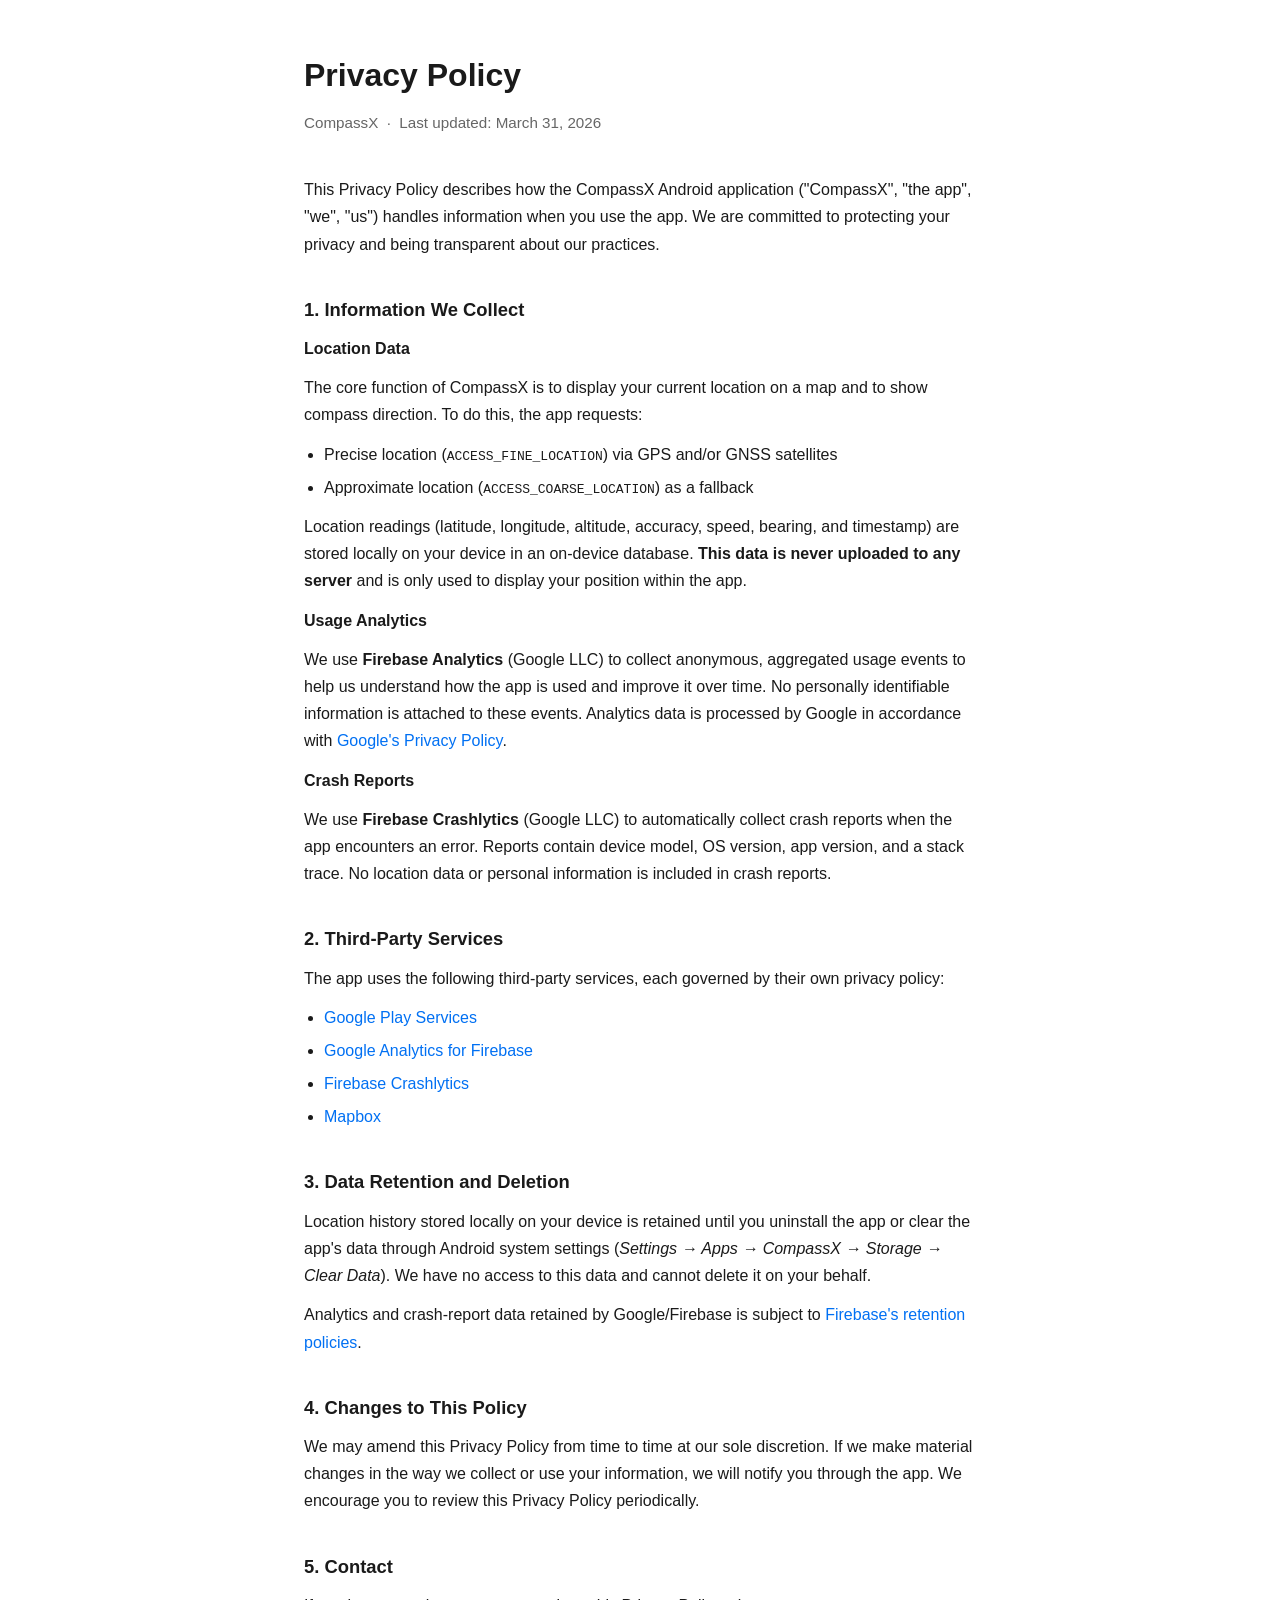
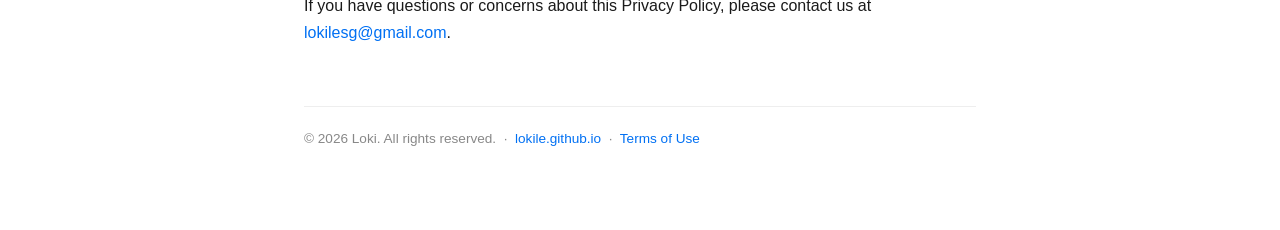
<file: app-policies/compass/index.html>
<!DOCTYPE html>
<html lang="en">
<head>
  <meta charset="UTF-8" />
  <meta name="viewport" content="width=device-width, initial-scale=1.0" />
  <title>Privacy Policy – CompassX</title>
  <style>
    *, *::before, *::after { box-sizing: border-box; margin: 0; padding: 0; }
    body {
      font-family: -apple-system, BlinkMacSystemFont, "Segoe UI", Roboto, Helvetica, Arial, sans-serif;
      line-height: 1.7;
      color: #1a1a1a;
      background: #fff;
      max-width: 720px;
      margin: 0 auto;
      padding: 48px 24px 80px;
    }
    h1 { font-size: 2rem; font-weight: 700; margin-bottom: 8px; }
    .subtitle { color: #666; font-size: 0.95rem; margin-bottom: 40px; }
    h2 { font-size: 1.15rem; font-weight: 600; margin: 36px 0 10px; }
    p { margin-bottom: 12px; }
    ul { margin: 8px 0 12px 20px; }
    li { margin-bottom: 6px; }
    a { color: #0070f3; text-decoration: none; }
    a:hover { text-decoration: underline; }
    .card {
      background: #f7f7f7;
      border-radius: 8px;
      padding: 16px 20px;
      margin: 12px 0;
    }
    .card p { margin: 0; }
    footer { margin-top: 60px; font-size: 0.85rem; color: #888; border-top: 1px solid #eee; padding-top: 20px; }
  </style>
</head>
<body>

  <h1>Privacy Policy</h1>
  <p class="subtitle">CompassX &nbsp;·&nbsp; Last updated: March 31, 2026</p>

  <p>
    This Privacy Policy describes how the CompassX Android application ("CompassX", "the app",
    "we", "us") handles information when you use the app. We are committed to protecting your
    privacy and being transparent about our practices.
  </p>

  <h2>1. Information We Collect</h2>

  <p><strong>Location Data</strong></p>
  <p>
    The core function of CompassX is to display your current location on a map and to show compass
    direction. To do this, the app requests:
  </p>
  <ul>
    <li>Precise location (<code>ACCESS_FINE_LOCATION</code>) via GPS and/or GNSS satellites</li>
    <li>Approximate location (<code>ACCESS_COARSE_LOCATION</code>) as a fallback</li>
  </ul>
  <p>
    Location readings (latitude, longitude, altitude, accuracy, speed, bearing, and timestamp)
    are stored locally on your device in an on-device database. <strong>This data is never uploaded
    to any server</strong> and is only used to display your position within the app.
  </p>

<p><strong>Usage Analytics</strong></p>
  <p>
    We use <strong>Firebase Analytics</strong> (Google LLC) to collect anonymous, aggregated usage
    events to help us understand how the app is used and improve it over time.
    No personally identifiable information is attached to these events. Analytics data is processed
    by Google in accordance with
    <a href="https://policies.google.com/privacy" target="_blank" rel="noopener">Google's Privacy Policy</a>.
  </p>

  <p><strong>Crash Reports</strong></p>
  <p>
    We use <strong>Firebase Crashlytics</strong> (Google LLC) to automatically collect crash reports
    when the app encounters an error. Reports contain device model, OS version, app version, and a
    stack trace. No location data or personal information is included in crash reports.
  </p>

<h2>2. Third-Party Services</h2>
  <p>The app uses the following third-party services, each governed by their own privacy policy:</p>
  <ul>
    <li><a href="https://policies.google.com/privacy" target="_blank" rel="noopener">Google Play Services</a></li>
    <li><a href="https://firebase.google.com/support/privacy" target="_blank" rel="noopener">Google Analytics for Firebase</a></li>
    <li><a href="https://firebase.google.com/support/privacy" target="_blank" rel="noopener">Firebase Crashlytics</a></li>
    <li><a href="https://www.mapbox.com/legal/privacy" target="_blank" rel="noopener">Mapbox</a></li>
  </ul>

  <h2>3. Data Retention and Deletion</h2>
  <p>
    Location history stored locally on your device is retained until you uninstall the app or clear
    the app's data through Android system settings (<em>Settings → Apps → CompassX → Storage →
    Clear Data</em>). We have no access to this data and cannot delete it on your behalf.
  </p>
  <p>
    Analytics and crash-report data retained by Google/Firebase is subject to
    <a href="https://firebase.google.com/support/privacy" target="_blank" rel="noopener">Firebase's retention policies</a>.
  </p>

  <h2>4. Changes to This Policy</h2>

  <p>
    We may amend this Privacy Policy from time to time at our sole discretion. If we make material
    changes in the way we collect or use your information, we will notify you through the app.
    We encourage you to review this Privacy Policy periodically.
  </p>

  <h2>5. Contact</h2>
  <p>
    If you have questions or concerns about this Privacy Policy, please contact us at
    <a href="mailto:lokilesg@gmail.com">lokilesg@gmail.com</a>.
  </p>

  <footer>
    &copy; 2026 Loki. All rights reserved.
    &nbsp;·&nbsp;
    <a href="../../">lokile.github.io</a>
    &nbsp;·&nbsp;
    <a href="./terms.html">Terms of Use</a>
  </footer>

</body>
</html>
</file>
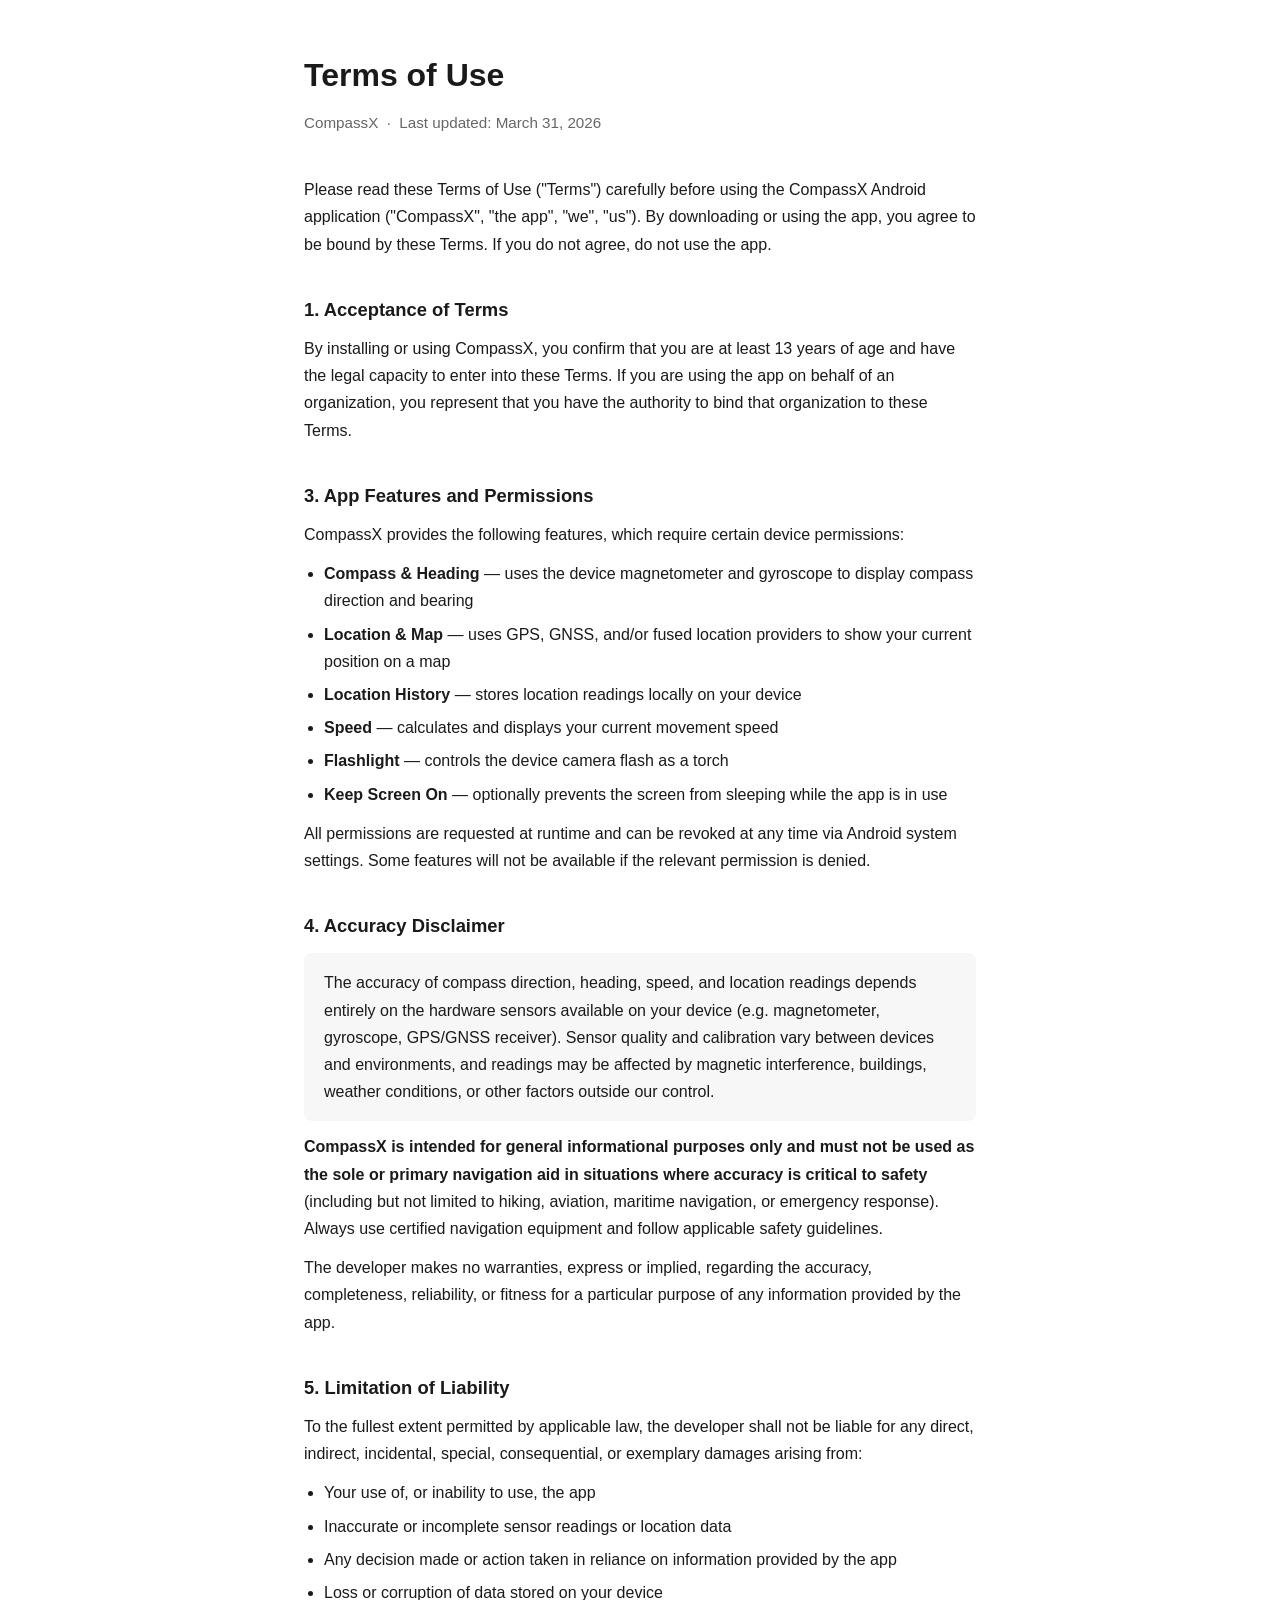
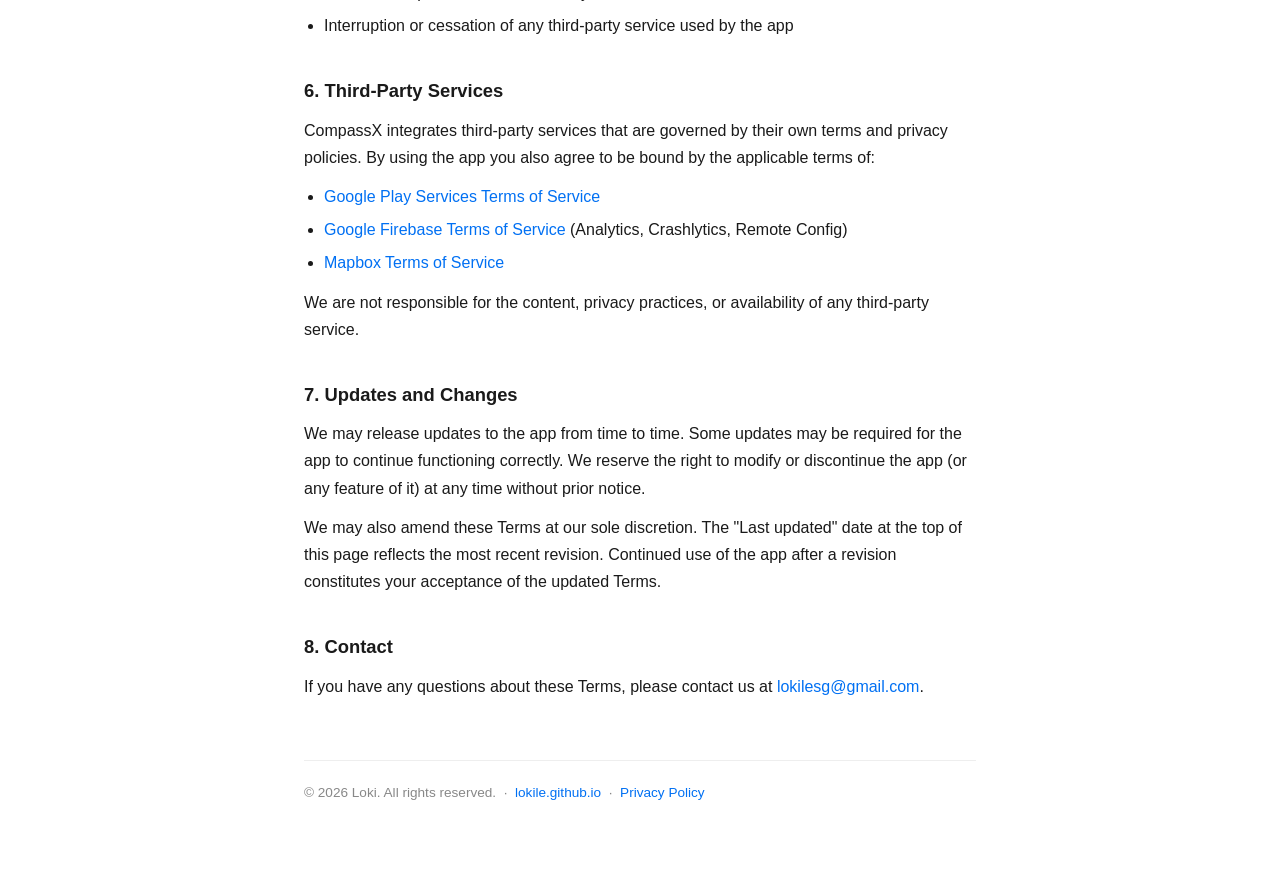
<file: app-policies/compass/terms.html>
<!DOCTYPE html>
<html lang="en">
<head>
  <meta charset="UTF-8" />
  <meta name="viewport" content="width=device-width, initial-scale=1.0" />
  <title>Terms of Use – CompassX</title>
  <style>
    *, *::before, *::after { box-sizing: border-box; margin: 0; padding: 0; }
    body {
      font-family: -apple-system, BlinkMacSystemFont, "Segoe UI", Roboto, Helvetica, Arial, sans-serif;
      line-height: 1.7;
      color: #1a1a1a;
      background: #fff;
      max-width: 720px;
      margin: 0 auto;
      padding: 48px 24px 80px;
    }
    h1 { font-size: 2rem; font-weight: 700; margin-bottom: 8px; }
    .subtitle { color: #666; font-size: 0.95rem; margin-bottom: 40px; }
    h2 { font-size: 1.15rem; font-weight: 600; margin: 36px 0 10px; }
    p { margin-bottom: 12px; }
    ul { margin: 8px 0 12px 20px; }
    li { margin-bottom: 6px; }
    a { color: #0070f3; text-decoration: none; }
    a:hover { text-decoration: underline; }
    .card {
      background: #f7f7f7;
      border-radius: 8px;
      padding: 16px 20px;
      margin: 12px 0;
    }
    .card p { margin: 0; }
    footer { margin-top: 60px; font-size: 0.85rem; color: #888; border-top: 1px solid #eee; padding-top: 20px; }
  </style>
</head>
<body>

  <h1>Terms of Use</h1>
  <p class="subtitle">CompassX &nbsp;·&nbsp; Last updated: March 31, 2026</p>

  <p>
    Please read these Terms of Use ("Terms") carefully before using the CompassX Android application
    ("CompassX", "the app", "we", "us"). By downloading or using the app, you agree to be bound by
    these Terms. If you do not agree, do not use the app.
  </p>

  <h2>1. Acceptance of Terms</h2>
  <p>
    By installing or using CompassX, you confirm that you are at least 13 years of age and have the
    legal capacity to enter into these Terms. If you are using the app on behalf of an organization,
    you represent that you have the authority to bind that organization to these Terms.
  </p>

  <h2>3. App Features and Permissions</h2>
  <p>CompassX provides the following features, which require certain device permissions:</p>
  <ul>
    <li><strong>Compass &amp; Heading</strong> — uses the device magnetometer and gyroscope to display compass direction and bearing</li>
    <li><strong>Location &amp; Map</strong> — uses GPS, GNSS, and/or fused location providers to show your current position on a map</li>
    <li><strong>Location History</strong> — stores location readings locally on your device</li>
    <li><strong>Speed</strong> — calculates and displays your current movement speed</li>
    <li><strong>Flashlight</strong> — controls the device camera flash as a torch</li>
    <li><strong>Keep Screen On</strong> — optionally prevents the screen from sleeping while the app is in use</li>
  </ul>
  <p>
    All permissions are requested at runtime and can be revoked at any time via Android system
    settings. Some features will not be available if the relevant permission is denied.
  </p>

  <h2>4. Accuracy Disclaimer</h2>
  <div class="card">
    <p>
      The accuracy of compass direction, heading, speed, and location readings depends entirely on
      the hardware sensors available on your device (e.g. magnetometer, gyroscope, GPS/GNSS receiver).
      Sensor quality and calibration vary between devices and environments, and readings may be
      affected by magnetic interference, buildings, weather conditions, or other factors outside our
      control.
    </p>
  </div>
  <p>
    <strong>CompassX is intended for general informational purposes only and must not be used as
    the sole or primary navigation aid in situations where accuracy is critical to safety</strong>
    (including but not limited to hiking, aviation, maritime navigation, or emergency response).
    Always use certified navigation equipment and follow applicable safety guidelines.
  </p>
  <p>
    The developer makes no warranties, express or implied, regarding the accuracy, completeness,
    reliability, or fitness for a particular purpose of any information provided by the app.
  </p>

  <h2>5. Limitation of Liability</h2>
  <p>
    To the fullest extent permitted by applicable law, the developer shall not be liable for any
    direct, indirect, incidental, special, consequential, or exemplary damages arising from:
  </p>
  <ul>
    <li>Your use of, or inability to use, the app</li>
    <li>Inaccurate or incomplete sensor readings or location data</li>
    <li>Any decision made or action taken in reliance on information provided by the app</li>
    <li>Loss or corruption of data stored on your device</li>
    <li>Interruption or cessation of any third-party service used by the app</li>
  </ul>

  <h2>6. Third-Party Services</h2>
  <p>
    CompassX integrates third-party services that are governed by their own terms and privacy
    policies. By using the app you also agree to be bound by the applicable terms of:
  </p>
  <ul>
    <li><a href="https://policies.google.com/terms" target="_blank" rel="noopener">Google Play Services Terms of Service</a></li>
    <li><a href="https://firebase.google.com/terms" target="_blank" rel="noopener">Google Firebase Terms of Service</a> (Analytics, Crashlytics, Remote Config)</li>
    <li><a href="https://www.mapbox.com/legal/tos" target="_blank" rel="noopener">Mapbox Terms of Service</a></li>
  </ul>
  <p>
    We are not responsible for the content, privacy practices, or availability of any third-party
    service.
  </p>

  <h2>7. Updates and Changes</h2>
  <p>
    We may release updates to the app from time to time. Some updates may be required for the app
    to continue functioning correctly. We reserve the right to modify or discontinue the app (or
    any feature of it) at any time without prior notice.
  </p>
  <p>
    We may also amend these Terms at our sole discretion. The "Last updated" date at the top of this
    page reflects the most recent revision. Continued use of the app after a revision constitutes
    your acceptance of the updated Terms.
  </p>

  <h2>8. Contact</h2>
  <p>
    If you have any questions about these Terms, please contact us at
    <a href="mailto:lokilesg@gmail.com">lokilesg@gmail.com</a>.
  </p>

  <footer>
    &copy; 2026 Loki. All rights reserved.
    &nbsp;·&nbsp;
    <a href="../../">lokile.github.io</a>
    &nbsp;·&nbsp;
    <a href="./index.html">Privacy Policy</a>
  </footer>

</body>
</html>
</file>
